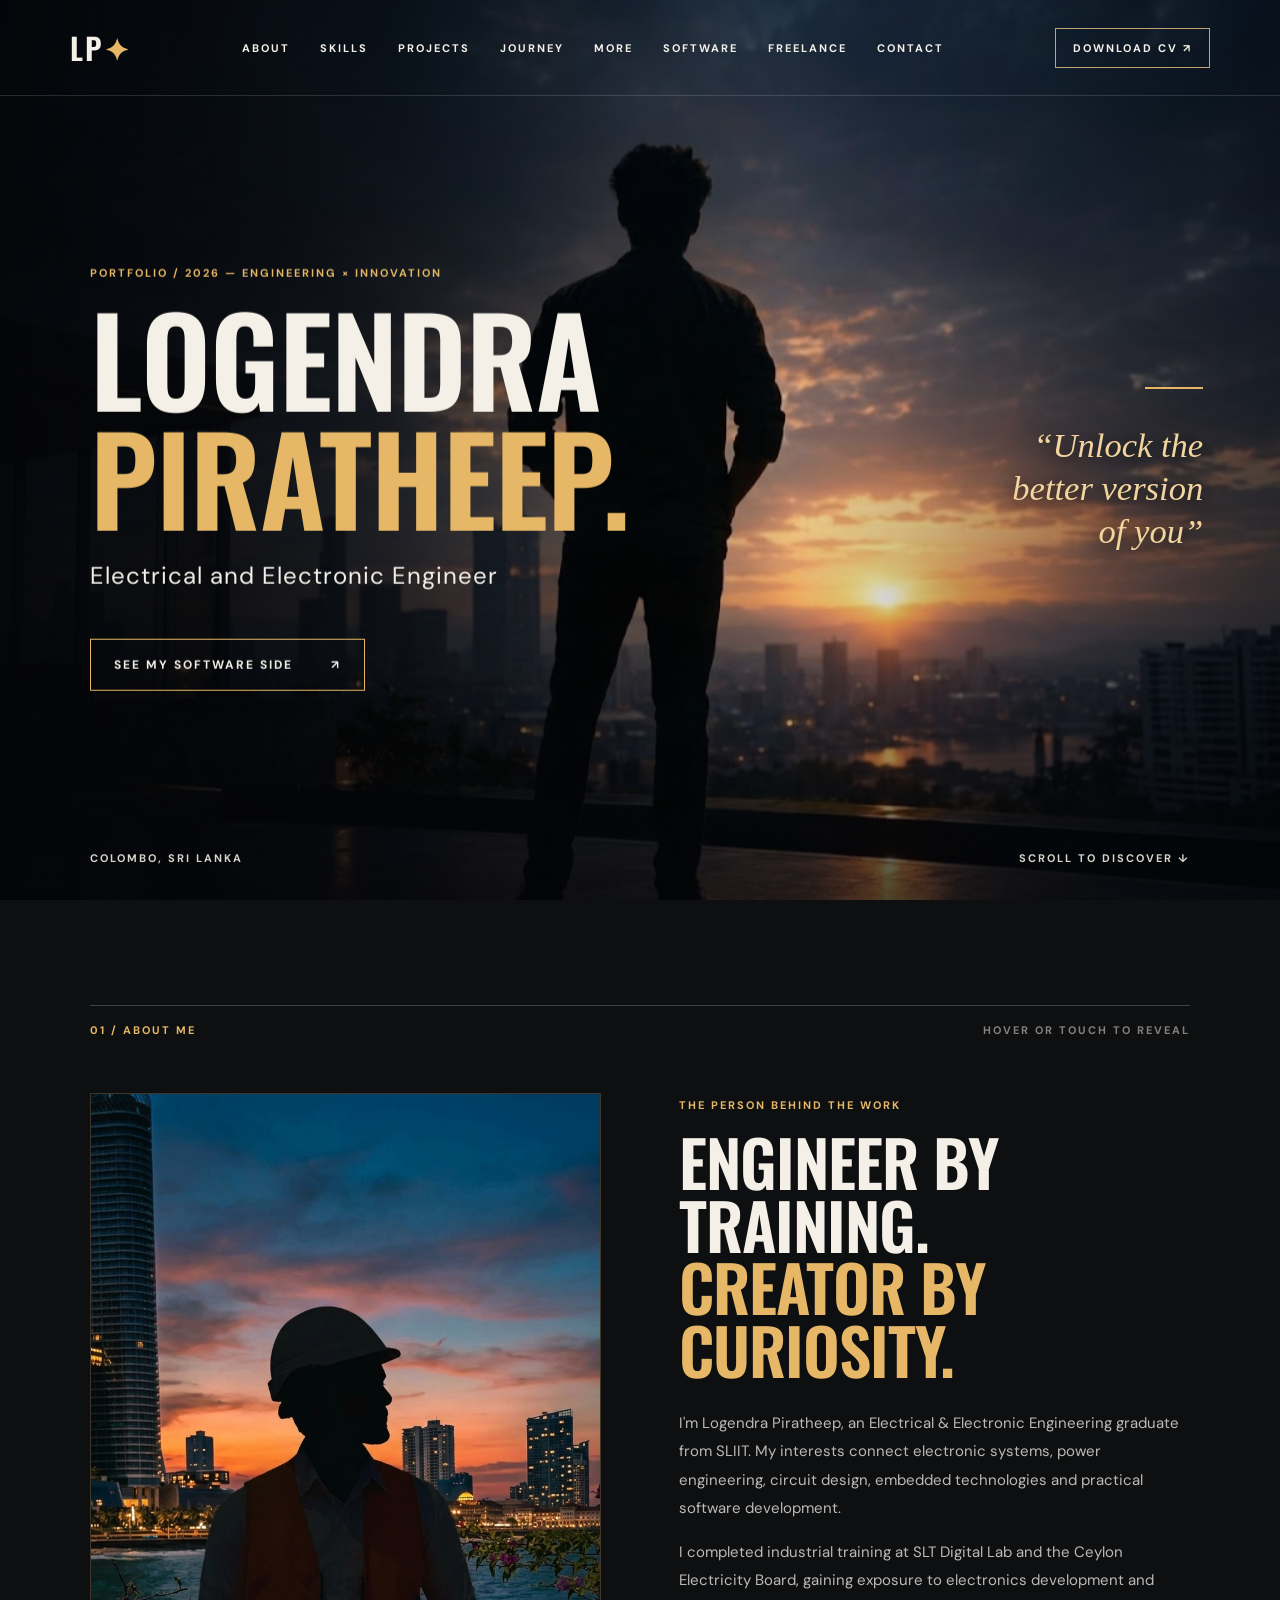
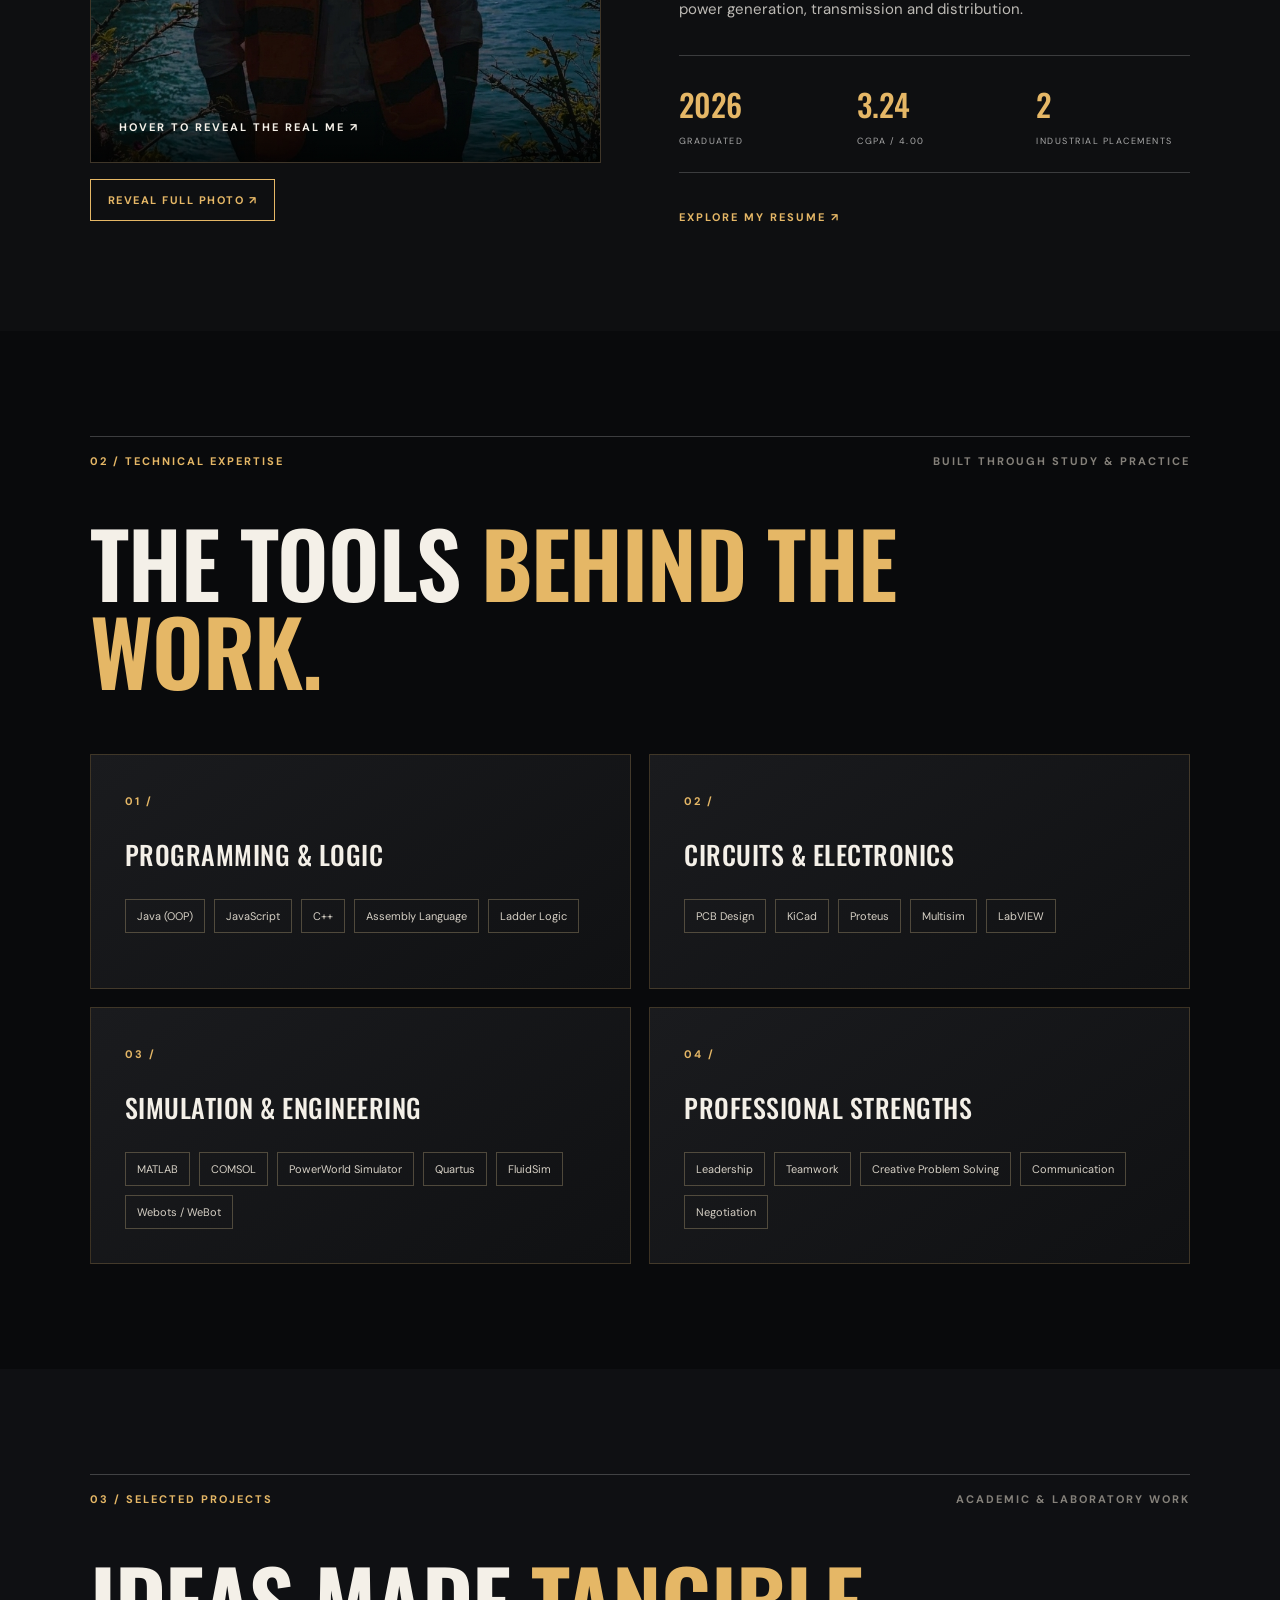
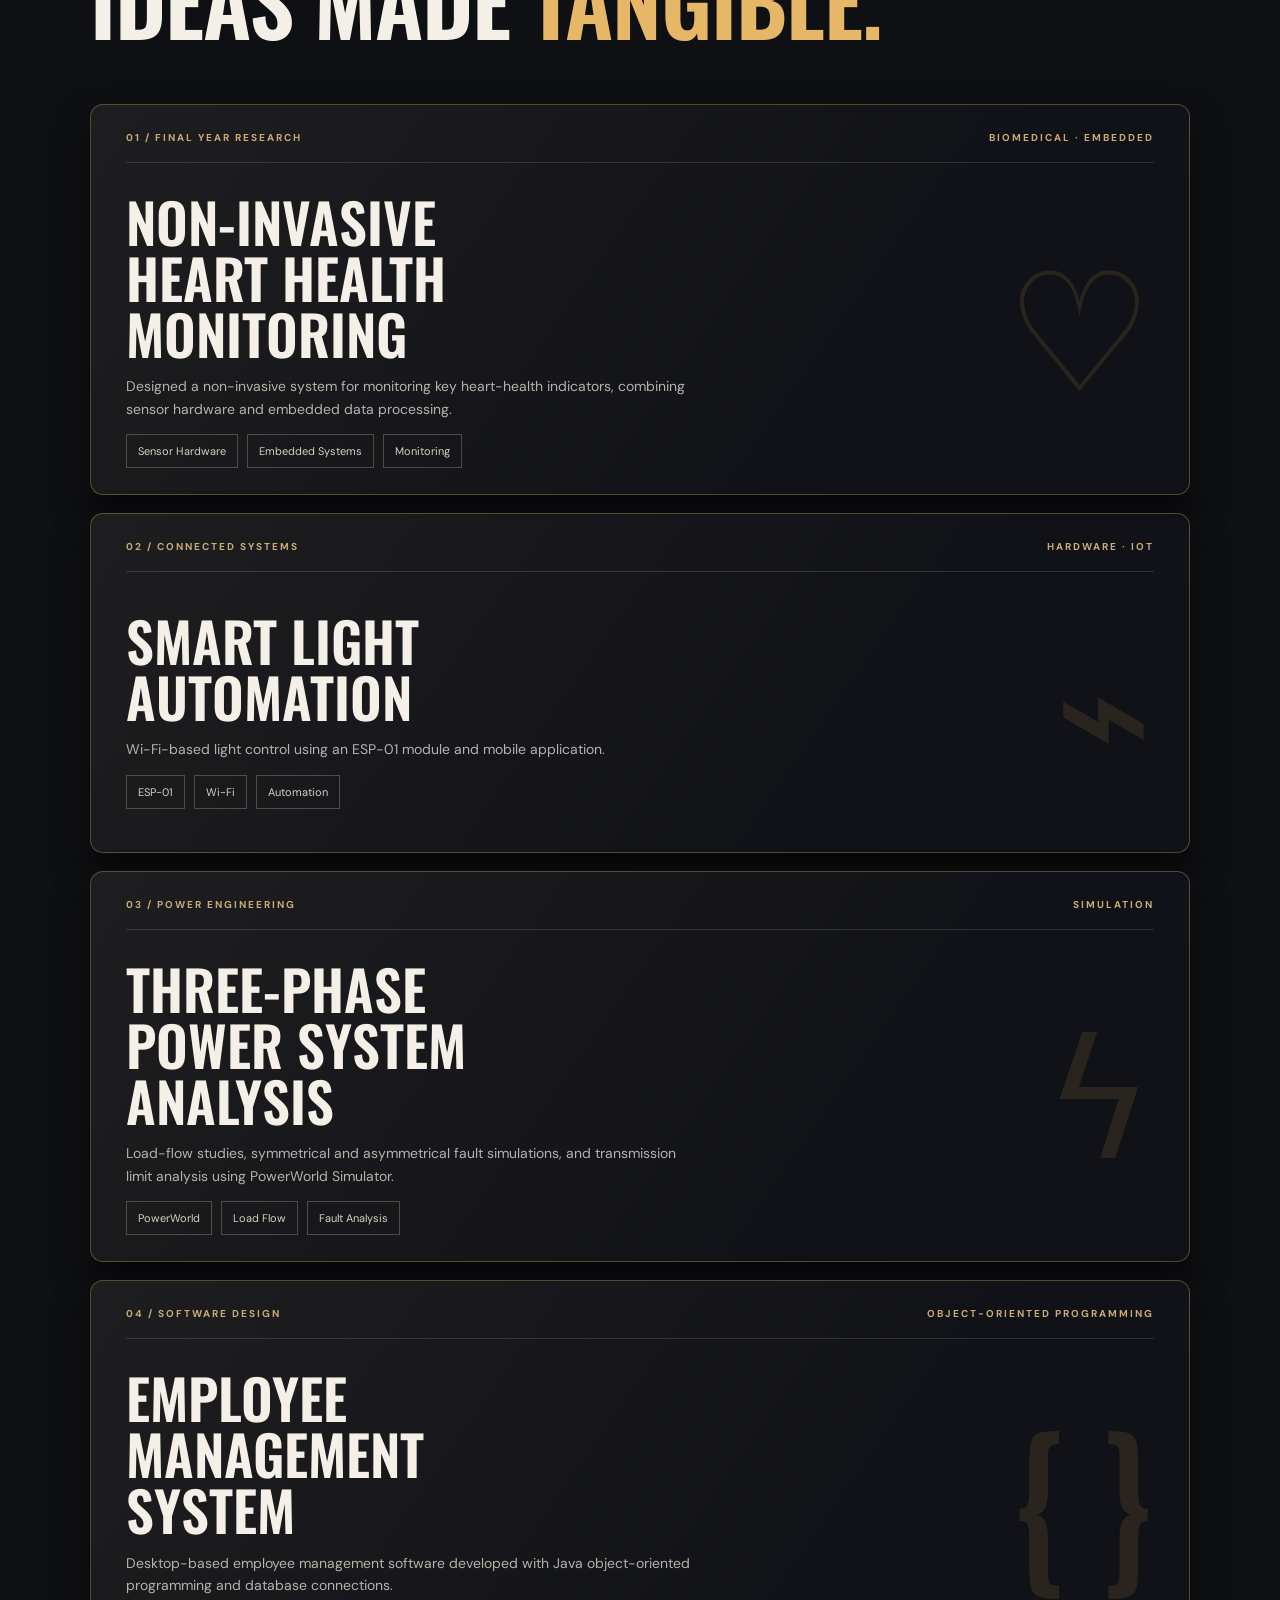
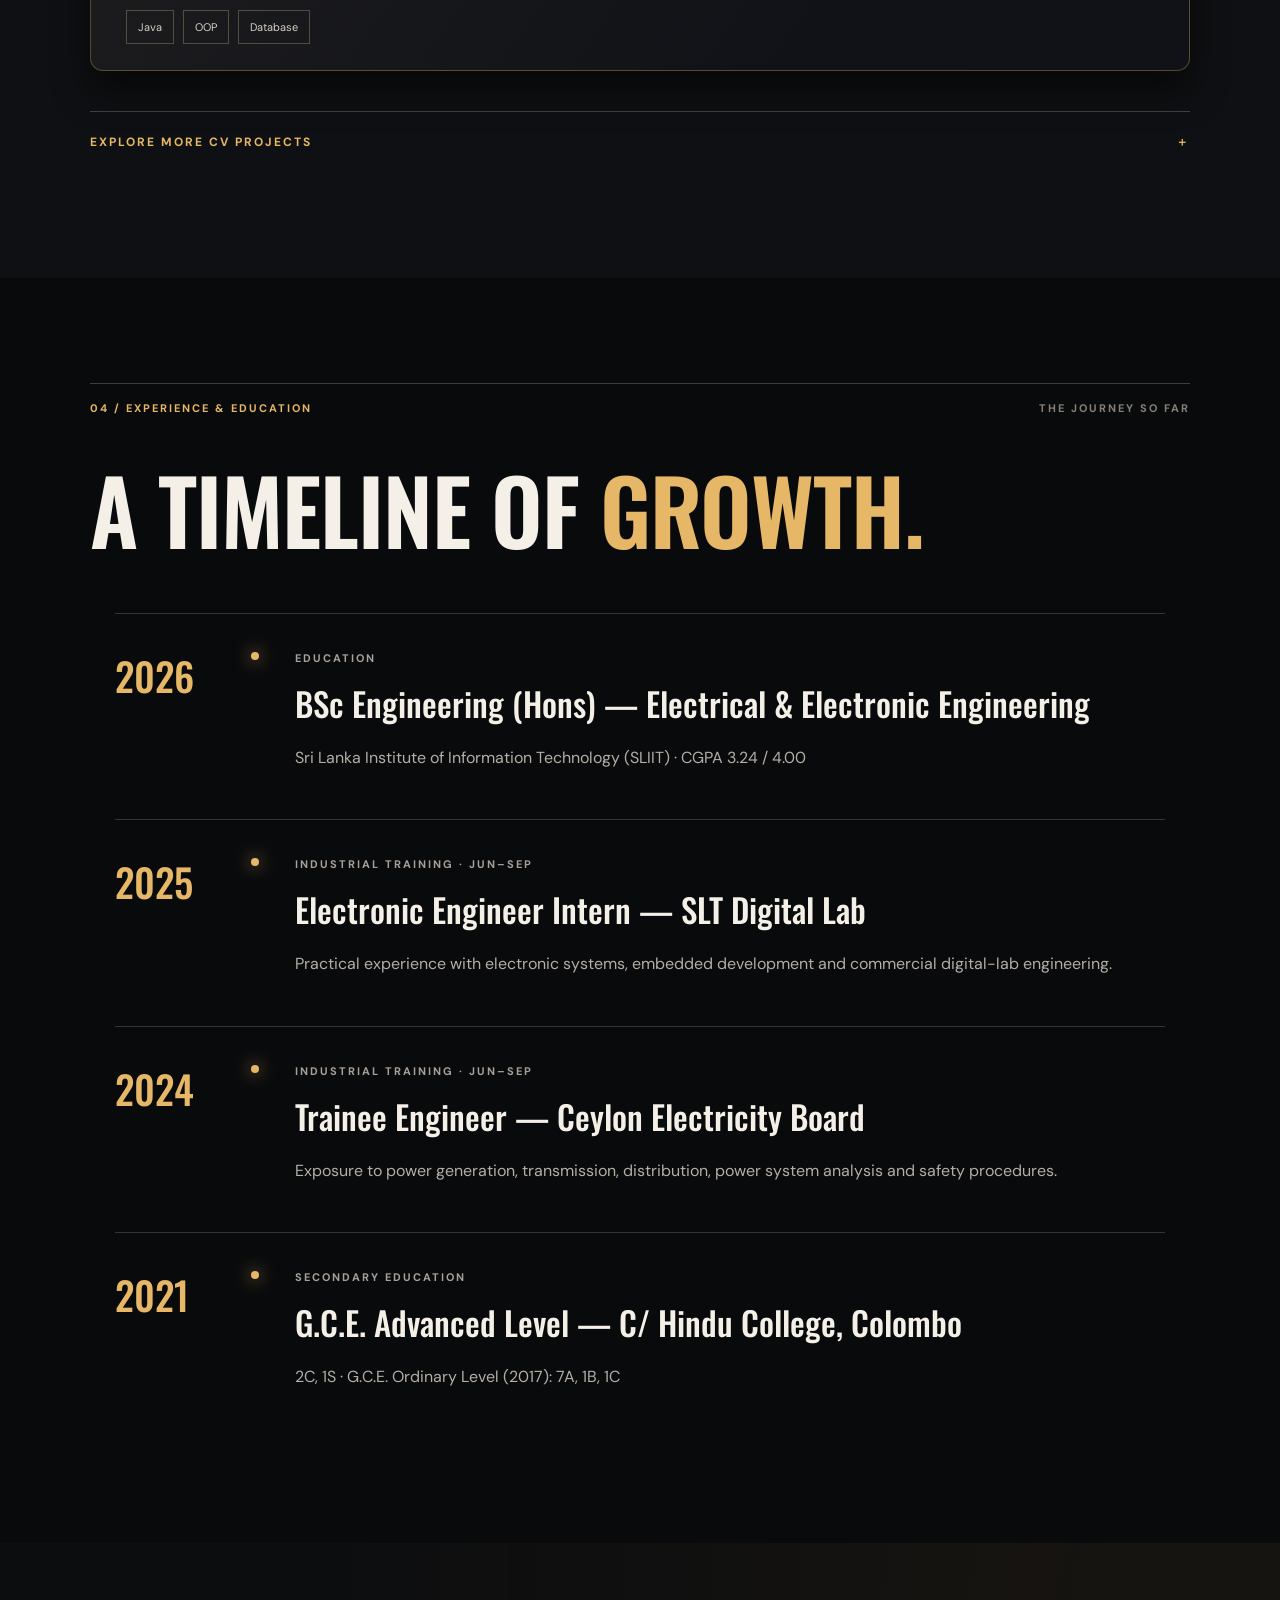
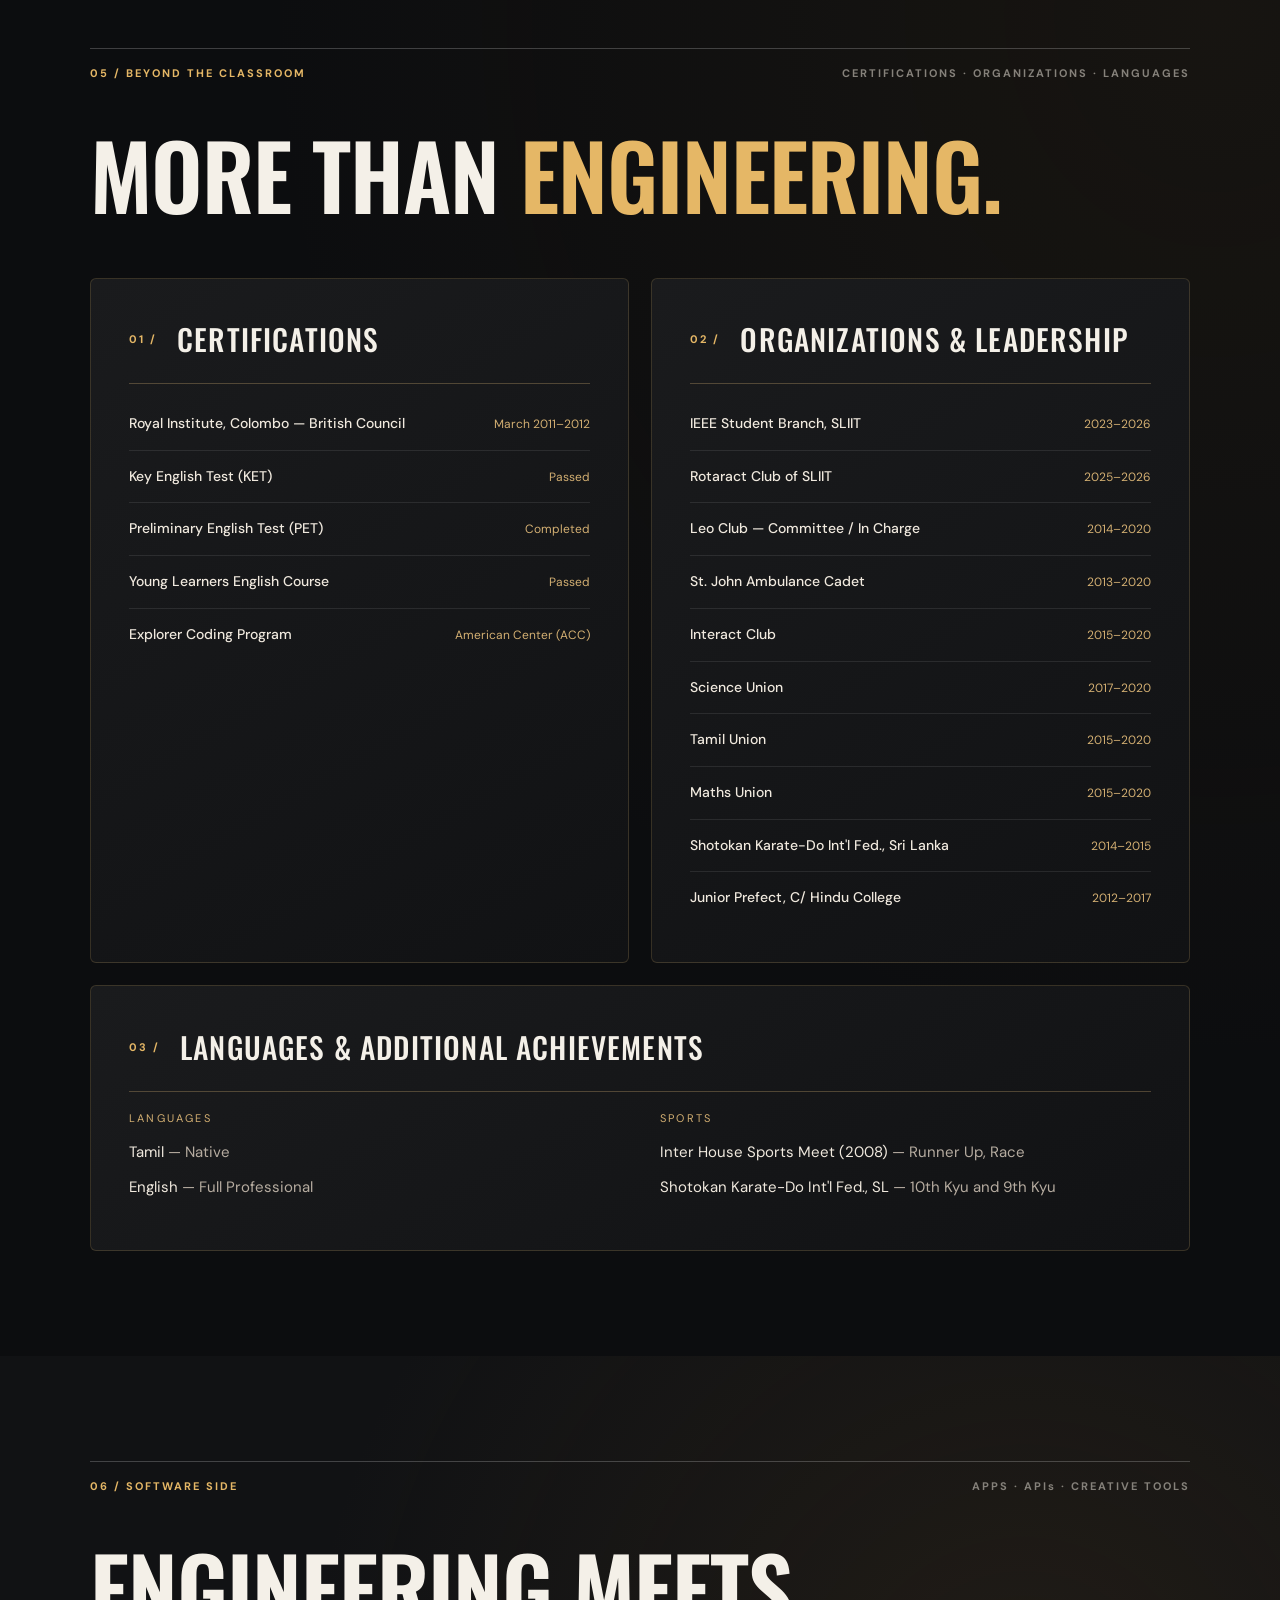
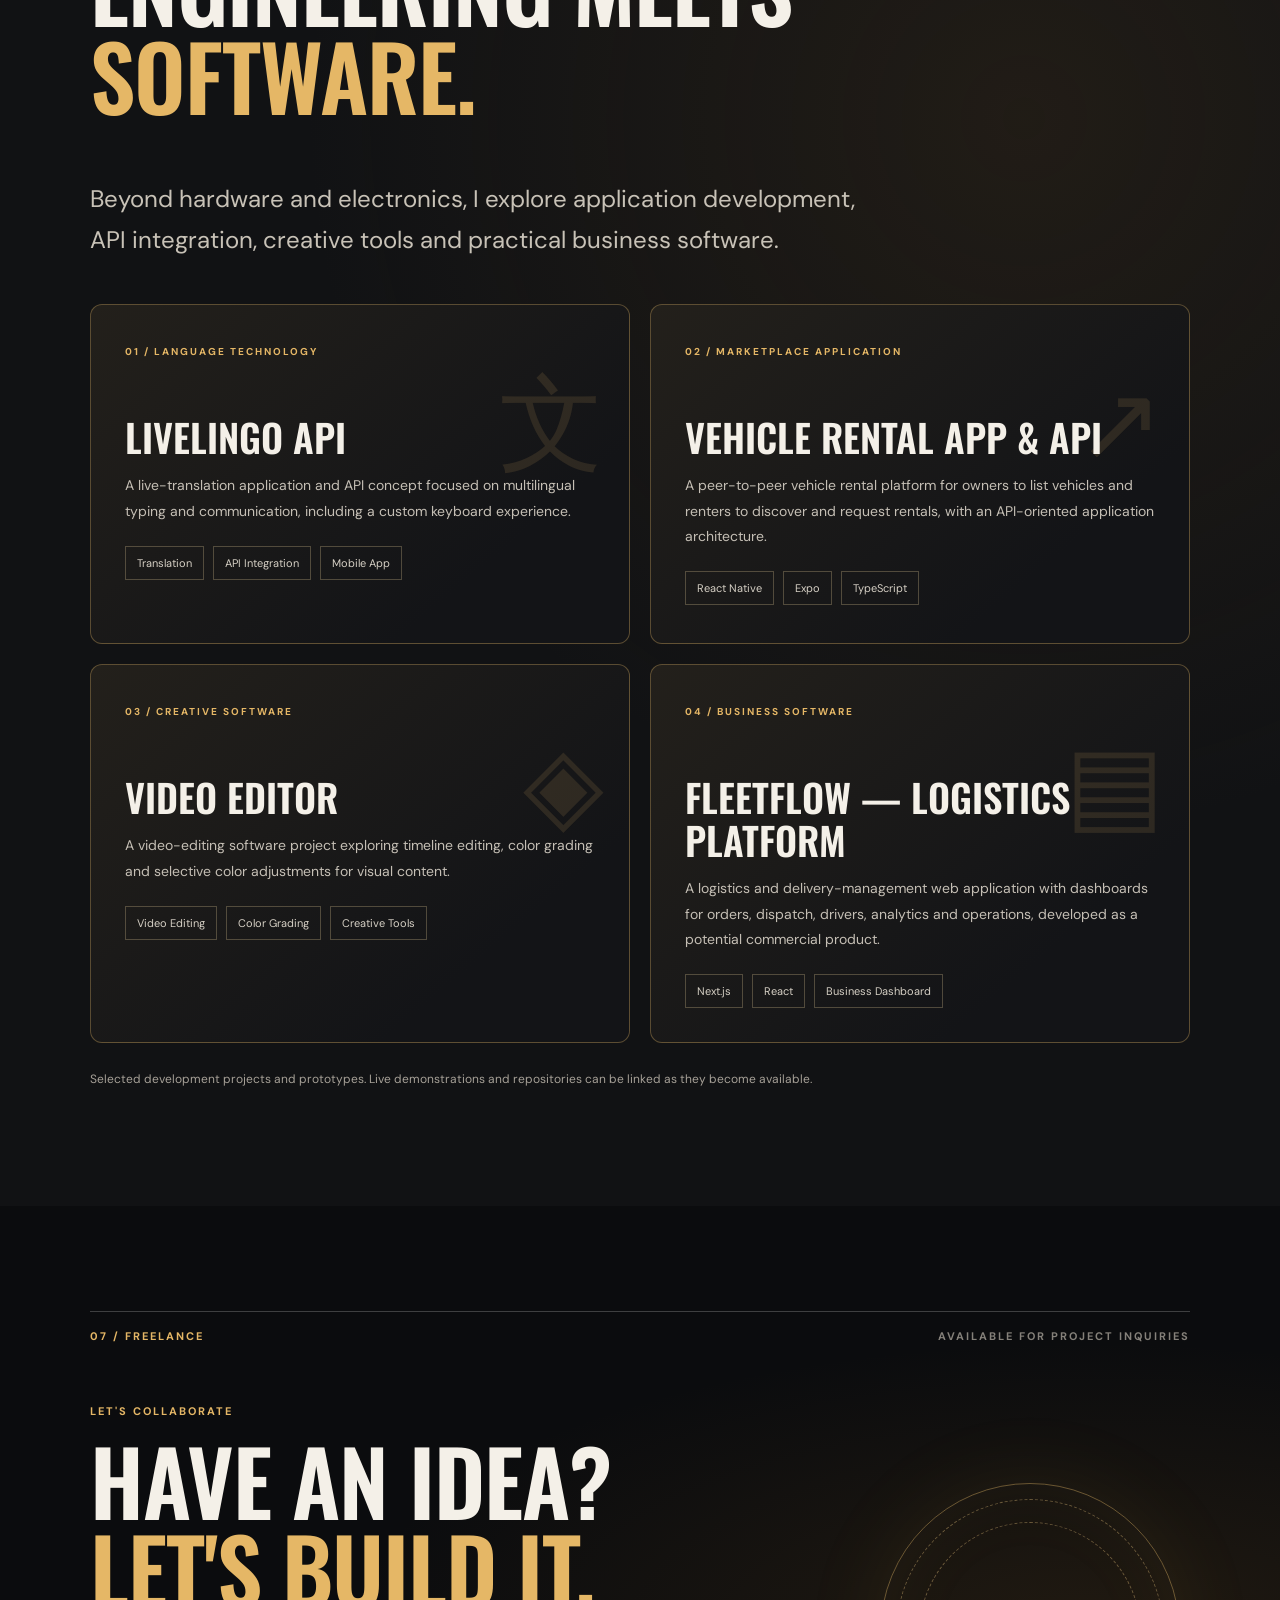
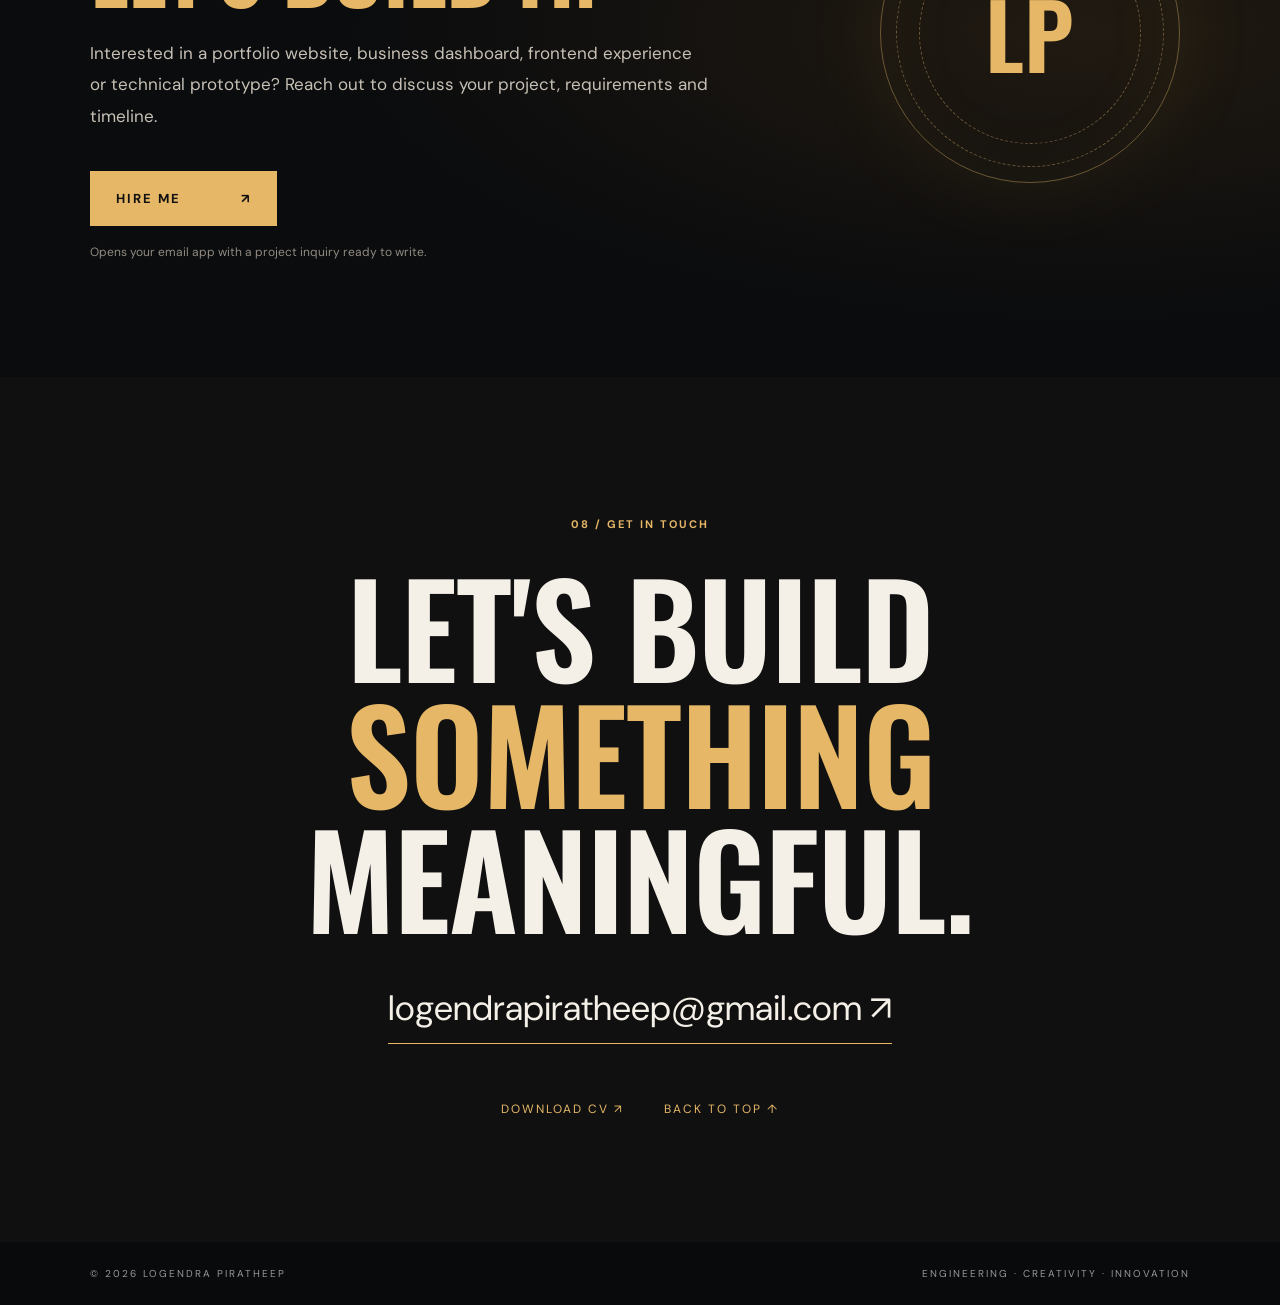
<file: index.html>
<!doctype html><html lang="en"><head><meta charset="UTF-8"><meta name="viewport" content="width=device-width, initial-scale=1"><meta name="theme-color" content="#090a0c"><meta name="description" content="Logendra Piratheep — Electrical & Electronic Engineer. Engineering, embedded systems and software portfolio."><title>Logendra Piratheep — Engineer & Developer</title><link rel="stylesheet" href="styles.css"></head><body>
<div class="progress" id="progress"></div><header class="topbar"><a href="#home" class="brand">LP<span>✦</span></a><nav aria-label="Main navigation"><a href="#about">ABOUT</a><a href="#skills">SKILLS</a><a href="#projects">PROJECTS</a><a href="#journey">JOURNEY</a><a href="#credentials">MORE</a><a href="#software">SOFTWARE</a><a href="#freelance">FREELANCE</a><a href="#contact">CONTACT</a></nav><a class="nav-cta" href="assets/Logendra_Piratheep_CV.pdf" download>DOWNLOAD CV ↗</a></header>
<main><section id="home" class="hero"><div class="hero-image"></div><div class="hero-vignette"></div><div class="hero-copy"><p class="eyebrow reveal">PORTFOLIO / 2026 — ENGINEERING × INNOVATION</p><h1 class="reveal">LOGENDRA<br><em>PIRATHEEP</em><span class="gold">.</span></h1><p class="profession reveal">Electrical and Electronic Engineer</p><a href="#software" class="outline-btn reveal">SEE MY SOFTWARE SIDE <span>↗</span></a></div><div class="hero-quote reveal"><span class="quote-line"></span><p>“Unlock the<br>better version<br>of you”</p></div><div class="hero-bottom"><span>COLOMBO, SRI LANKA</span><span>SCROLL TO DISCOVER ↓</span></div></section>
<section id="about" class="section about"><div class="section-top"><span class="kicker">01 / ABOUT ME</span><span class="tiny">HOVER OR TOUCH TO REVEAL</span></div><div class="about-grid"><div class="photo-column"><div class="photo-frame" id="photoFrame" tabindex="0" aria-label="Photo of Logendra Piratheep. Hover or touch to reveal original daylight image."><img class="photo-base" src="assets/about-silhouette.jpg" alt="Silhouette portrait of Logendra wearing an engineer's hard hat at sunset"><img class="photo-reveal" src="assets/about-original.jpeg" alt="Original daylight portrait of Logendra in a safety helmet and orange reflective vest"><div class="cursor-ring" aria-hidden="true"></div><span class="photo-caption"><span class="desktop-hint">HOVER TO REVEAL THE REAL ME ↗</span><span class="touch-hint">TOUCH & DRAG TO REVEAL ↗</span></span></div><div class="photo-actions"><button id="fullPhotoToggle" type="button" aria-pressed="false">REVEAL FULL PHOTO ↗</button></div></div><div class="about-text"><p class="eyebrow">THE PERSON BEHIND THE WORK</p><h2>ENGINEER BY<br>TRAINING.<br><em>CREATOR BY</em><br><em>CURIOSITY.</em></h2><p>I'm Logendra Piratheep, an Electrical & Electronic Engineering graduate from SLIIT. My interests connect electronic systems, power engineering, circuit design, embedded technologies and practical software development.</p><p>I completed industrial training at SLT Digital Lab and the Ceylon Electricity Board, gaining exposure to electronics development and power generation, transmission and distribution.</p><div class="about-stats"><div><strong>2026</strong><span>GRADUATED</span></div><div><strong>3.24</strong><span>CGPA / 4.00</span></div><div><strong>2</strong><span>INDUSTRIAL PLACEMENTS</span></div></div><a class="text-link" href="assets/Logendra_Piratheep_CV.pdf" download>EXPLORE MY RESUME ↗</a></div></div></section>
<section id="skills" class="section skills"><div class="section-top"><span class="kicker">02 / TECHNICAL EXPERTISE</span><span class="tiny">BUILT THROUGH STUDY & PRACTICE</span></div><h2 class="section-heading">THE TOOLS <em>BEHIND THE WORK.</em></h2><div class="skill-grid"><article class="skill-panel"><span class="panel-num">01 /</span><h3>PROGRAMMING & LOGIC</h3><div class="chips"><span>Java (OOP)</span><span>JavaScript</span><span>C++</span><span>Assembly Language</span><span>Ladder Logic</span></div></article><article class="skill-panel"><span class="panel-num">02 /</span><h3>CIRCUITS & ELECTRONICS</h3><div class="chips"><span>PCB Design</span><span>KiCad</span><span>Proteus</span><span>Multisim</span><span>LabVIEW</span></div></article><article class="skill-panel"><span class="panel-num">03 /</span><h3>SIMULATION & ENGINEERING</h3><div class="chips"><span>MATLAB</span><span>COMSOL</span><span>PowerWorld Simulator</span><span>Quartus</span><span>FluidSim</span><span>Webots / WeBot</span></div></article><article class="skill-panel"><span class="panel-num">04 /</span><h3>PROFESSIONAL STRENGTHS</h3><div class="chips"><span>Leadership</span><span>Teamwork</span><span>Creative Problem Solving</span><span>Communication</span><span>Negotiation</span></div></article></div></section>
<section id="projects" class="section projects"><div class="section-top"><span class="kicker">03 / SELECTED PROJECTS</span><span class="tiny">ACADEMIC & LABORATORY WORK</span></div><h2 class="section-heading">IDEAS MADE <em>TANGIBLE.</em></h2><div class="project-stack"><article class="project-card"><div class="project-meta"><span>01 / FINAL YEAR RESEARCH</span><span>BIOMEDICAL · EMBEDDED</span></div><div class="project-body"><div><h3>NON-INVASIVE<br>HEART HEALTH<br>MONITORING</h3><p>Designed a non-invasive system for monitoring key heart-health indicators, combining sensor hardware and embedded data processing.</p><div class="chips"><span>Sensor Hardware</span><span>Embedded Systems</span><span>Monitoring</span></div></div><div class="project-symbol">♡</div></div></article><article class="project-card"><div class="project-meta"><span>02 / CONNECTED SYSTEMS</span><span>HARDWARE · IOT</span></div><div class="project-body"><div><h3>SMART LIGHT<br>AUTOMATION</h3><p>Wi-Fi-based light control using an ESP-01 module and mobile application.</p><div class="chips"><span>ESP-01</span><span>Wi-Fi</span><span>Automation</span></div></div><div class="project-symbol">⌁</div></div></article><article class="project-card"><div class="project-meta"><span>03 / POWER ENGINEERING</span><span>SIMULATION</span></div><div class="project-body"><div><h3>THREE-PHASE<br>POWER SYSTEM<br>ANALYSIS</h3><p>Load-flow studies, symmetrical and asymmetrical fault simulations, and transmission limit analysis using PowerWorld Simulator.</p><div class="chips"><span>PowerWorld</span><span>Load Flow</span><span>Fault Analysis</span></div></div><div class="project-symbol">ϟ</div></div></article><article class="project-card"><div class="project-meta"><span>04 / SOFTWARE DESIGN</span><span>OBJECT-ORIENTED PROGRAMMING</span></div><div class="project-body"><div><h3>EMPLOYEE<br>MANAGEMENT<br>SYSTEM</h3><p>Desktop-based employee management software developed with Java object-oriented programming and database connections.</p><div class="chips"><span>Java</span><span>OOP</span><span>Database</span></div></div><div class="project-symbol">{ }</div></div></article></div><details class="more-projects"><summary>EXPLORE MORE CV PROJECTS <span>＋</span></summary><div class="more-grid"><article><h3>Obstacle Avoiding Car</h3><p>Arduino-based obstacle detection and motor control.</p></article><article><h3>BJT Audio Amplifier</h3><p>Multi-stage amplifier simulation and PCB schematic layout.</p></article><article><h3>2nd Order Active High-Pass Filter</h3><p>Physical circuit design, soldering and frequency response validation.</p></article><article><h3>Digital Logic System</h3><p>Combinational logic circuit simulation.</p></article><article><h3>Analog Comparator</h3><p>Threshold and reference voltage circuit simulation.</p></article><article><h3>Capacitance Multiplier</h3><p>Simulation and verification of a supply filtering circuit.</p></article><article><h3>12V DC Regulated Power Supply</h3><p>Built and tested transformer, rectifier and regulated output stages.</p></article><article><h3>Car Park Management System</h3><p>C++ object-oriented system using inheritance and polymorphism.</p></article></div></details></section>
<section id="journey" class="section journey"><div class="section-top"><span class="kicker">04 / EXPERIENCE & EDUCATION</span><span class="tiny">THE JOURNEY SO FAR</span></div><h2 class="section-heading">A TIMELINE OF <em>GROWTH.</em></h2><div class="timeline"><article><span class="year">2026</span><div><span class="timeline-type">EDUCATION</span><h3>BSc Engineering (Hons) — Electrical & Electronic Engineering</h3><p>Sri Lanka Institute of Information Technology (SLIIT) · CGPA 3.24 / 4.00</p></div></article><article><span class="year">2025</span><div><span class="timeline-type">INDUSTRIAL TRAINING · JUN–SEP</span><h3>Electronic Engineer Intern — SLT Digital Lab</h3><p>Practical experience with electronic systems, embedded development and commercial digital-lab engineering.</p></div></article><article><span class="year">2024</span><div><span class="timeline-type">INDUSTRIAL TRAINING · JUN–SEP</span><h3>Trainee Engineer — Ceylon Electricity Board</h3><p>Exposure to power generation, transmission, distribution, power system analysis and safety procedures.</p></div></article><article><span class="year">2021</span><div><span class="timeline-type">SECONDARY EDUCATION</span><h3>G.C.E. Advanced Level — C/ Hindu College, Colombo</h3><p>2C, 1S · G.C.E. Ordinary Level (2017): 7A, 1B, 1C</p></div></article></div></section>

<section id="credentials" class="section credentials"><div class="section-top"><span class="kicker">05 / BEYOND THE CLASSROOM</span><span class="tiny">CERTIFICATIONS · ORGANIZATIONS · LANGUAGES</span></div><h2 class="section-heading">MORE THAN <em>ENGINEERING.</em></h2><div class="credentials-grid">
<article class="credential-panel"><div class="credential-head"><span class="panel-num">01 /</span><h3>CERTIFICATIONS</h3></div><div class="credential-list">
<div><strong>Royal Institute, Colombo — British Council</strong><span>March 2011–2012</span></div>
<div><strong>Key English Test (KET)</strong><span>Passed</span></div>
<div><strong>Preliminary English Test (PET)</strong><span>Completed</span></div>
<div><strong>Young Learners English Course</strong><span>Passed</span></div>
<div><strong>Explorer Coding Program</strong><span>American Center (ACC)</span></div>
</div></article>
<article class="credential-panel"><div class="credential-head"><span class="panel-num">02 /</span><h3>ORGANIZATIONS & LEADERSHIP</h3></div><div class="credential-list">
<div><strong>IEEE Student Branch, SLIIT</strong><span>2023–2026</span></div>
<div><strong>Rotaract Club of SLIIT</strong><span>2025–2026</span></div>
<div><strong>Leo Club — Committee / In Charge</strong><span>2014–2020</span></div>
<div><strong>St. John Ambulance Cadet</strong><span>2013–2020</span></div>
<div><strong>Interact Club</strong><span>2015–2020</span></div>
<div><strong>Science Union</strong><span>2017–2020</span></div>
<div><strong>Tamil Union</strong><span>2015–2020</span></div>
<div><strong>Maths Union</strong><span>2015–2020</span></div>
<div><strong>Shotokan Karate-Do Int'l Fed., Sri Lanka</strong><span>2014–2015</span></div>
<div><strong>Junior Prefect, C/ Hindu College</strong><span>2012–2017</span></div>
</div></article>
<article class="credential-panel credential-wide"><div class="credential-head"><span class="panel-num">03 /</span><h3>LANGUAGES & ADDITIONAL ACHIEVEMENTS</h3></div><div class="credential-bottom"><div><span class="credential-label">LANGUAGES</span><p>Tamil <em>— Native</em></p><p>English <em>— Full Professional</em></p></div><div><span class="credential-label">SPORTS</span><p>Inter House Sports Meet (2008) <em>— Runner Up, Race</em></p><p>Shotokan Karate-Do Int'l Fed., SL <em>— 10th Kyu and 9th Kyu</em></p></div></div></article>
</div></section>
<section id="software" class="section software"><div class="section-top"><span class="kicker">06 / SOFTWARE SIDE</span><span class="tiny">APPS · APIs · CREATIVE TOOLS</span></div><h2 class="section-heading">ENGINEERING MEETS <em>SOFTWARE.</em></h2><p class="software-intro">Beyond hardware and electronics, I explore application development, API integration, creative tools and practical business software.</p><div class="software-grid">
<article class="software-card"><span class="software-index">01 / LANGUAGE TECHNOLOGY</span><div class="software-glyph" aria-hidden="true">文</div><h3>LIVELINGO API</h3><p>A live-translation application and API concept focused on multilingual typing and communication, including a custom keyboard experience.</p><div class="chips"><span>Translation</span><span>API Integration</span><span>Mobile App</span></div></article>
<article class="software-card"><span class="software-index">02 / MARKETPLACE APPLICATION</span><div class="software-glyph" aria-hidden="true">↗</div><h3>VEHICLE RENTAL APP & API</h3><p>A peer-to-peer vehicle rental platform for owners to list vehicles and renters to discover and request rentals, with an API-oriented application architecture.</p><div class="chips"><span>React Native</span><span>Expo</span><span>TypeScript</span></div></article>
<article class="software-card"><span class="software-index">03 / CREATIVE SOFTWARE</span><div class="software-glyph" aria-hidden="true">◈</div><h3>VIDEO EDITOR</h3><p>A video-editing software project exploring timeline editing, color grading and selective color adjustments for visual content.</p><div class="chips"><span>Video Editing</span><span>Color Grading</span><span>Creative Tools</span></div></article>
<article class="software-card"><span class="software-index">04 / BUSINESS SOFTWARE</span><div class="software-glyph" aria-hidden="true">▤</div><h3>FLEETFLOW — LOGISTICS PLATFORM</h3><p>A logistics and delivery-management web application with dashboards for orders, dispatch, drivers, analytics and operations, developed as a potential commercial product.</p><div class="chips"><span>Next.js</span><span>React</span><span>Business Dashboard</span></div></article>
</div><p class="software-footnote">Selected development projects and prototypes. Live demonstrations and repositories can be linked as they become available.</p></section>
<section id="freelance" class="section freelance"><div class="section-top"><span class="kicker">07 / FREELANCE</span><span class="tiny">AVAILABLE FOR PROJECT INQUIRIES</span></div><div class="freelance-layout"><div><p class="eyebrow">LET'S COLLABORATE</p><h2 class="section-heading">HAVE AN IDEA?<br><em>LET'S BUILD IT.</em></h2><p class="freelance-description">Interested in a portfolio website, business dashboard, frontend experience or technical prototype? Reach out to discuss your project, requirements and timeline.</p><a class="hire-btn" href="mailto:logendrapiratheep@gmail.com?subject=Freelance%20Project%20Inquiry&amp;body=Hello%20Piratheep%2C%0A%0AI%20would%20like%20to%20discuss%20a%20project%20with%20you.%0A%0AProject%20details%3A%0A">HIRE ME <span aria-hidden="true">↗</span></a><p class="hire-note">Opens your email app with a project inquiry ready to write.</p></div><div class="freelance-orbit" aria-hidden="true"><span>LP</span><i></i><i></i></div></div></section>
<section id="contact" class="section contact"><span class="kicker">08 / GET IN TOUCH</span><h2>LET'S BUILD<br><em>SOMETHING</em><br>MEANINGFUL.</h2><a class="contact-email" href="mailto:logendrapiratheep@gmail.com">logendrapiratheep@gmail.com ↗</a><div class="contact-links"><a href="assets/Logendra_Piratheep_CV.pdf" download>DOWNLOAD CV ↗</a><a href="#home">BACK TO TOP ↑</a></div></section></main><footer><span>© 2026 LOGENDRA PIRATHEEP</span><span>ENGINEERING · CREATIVITY · INNOVATION</span></footer><script src="script.js"></script></body></html>
</file>
<file: styles.css>
@import url('https://fonts.googleapis.com/css2?family=DM+Sans:wght@400;500;600;700&family=Oswald:wght@400;500;600;700&display=swap');:root{--bg:#090a0c;--panel:#121315;--gold:#e5b766;--text:#f4f0e8;--muted:#a8a5a0}*{box-sizing:border-box}html{scroll-behavior:smooth}body{margin:0;background:var(--bg);color:var(--text);font-family:'DM Sans',Arial,sans-serif}a{color:inherit;text-decoration:none}button{font:inherit}.progress{position:fixed;z-index:50;top:0;left:0;width:0;height:2px;background:var(--gold)}.topbar{position:absolute;z-index:10;top:0;left:0;width:100%;padding:25px 5.5%;display:flex;align-items:center;justify-content:space-between;border-bottom:1px solid #ffffff24}.brand{font:600 30px Oswald,sans-serif;letter-spacing:2px}.brand span{color:var(--gold)}nav{display:flex;gap:30px}nav a,.nav-cta,.hero-bottom,.eyebrow,.kicker,.tiny,.panel-num,.project-meta,.timeline-type,.text-link,.photo-caption{font-size:11px;font-weight:700;letter-spacing:2px}nav a:hover,.nav-cta:hover,.text-link:hover{color:var(--gold)}.nav-cta{border:1px solid #bfa276;padding:12px 17px}.hero{min-height:780px;height:100svh;position:relative;overflow:hidden;background:#080b0e}.hero-image{position:absolute;inset:0;background:url('assets/hero.jpg') center 48%/cover no-repeat;animation:camera 9s ease-out both}.hero-vignette{position:absolute;inset:0;background:linear-gradient(90deg,rgba(4,5,8,.89) 0%,rgba(4,5,8,.65) 30%,rgba(4,5,8,.06) 62%,rgba(4,5,8,.5) 100%),linear-gradient(0deg,rgba(4,5,8,.65),transparent 28%)}@keyframes camera{from{transform:scale(1.13);filter:brightness(.35)}to{transform:scale(1);filter:brightness(1)}}.hero-copy{position:absolute;left:7%;top:38%;transform:translateY(-20%);z-index:2}.eyebrow,.kicker{color:var(--gold)}.hero h1,.about h2,.section-heading,.contact h2{font-family:Oswald,Impact,sans-serif;font-weight:600;letter-spacing:-1px;line-height:.98}.hero h1{font-size:clamp(68px,9.5vw,165px);margin:18px 0}.hero h1 em,.section-heading em,.about h2 em,.contact h2 em{font-style:normal;color:var(--gold)}.gold{color:var(--gold)}.profession{font-size:clamp(17px,2vw,24px);letter-spacing:1px}.outline-btn{display:inline-flex;gap:38px;align-items:center;border:1px solid var(--gold);padding:17px 23px;margin-top:24px;font-size:12px;font-weight:700;letter-spacing:2px;transition:.3s}.outline-btn:hover{background:var(--gold);color:#080808}.hero-quote{position:absolute;right:6%;top:43%;z-index:3;text-align:right}.hero-quote p{font:italic 500 clamp(22px,2.7vw,43px)/1.25 Georgia,serif;color:#f2d49e;text-shadow:0 2px 20px #000}.quote-line{display:block;width:58px;height:2px;background:var(--gold);margin-left:auto}.hero-bottom{position:absolute;bottom:35px;left:7%;right:7%;display:flex;justify-content:space-between;color:#d9d4c9}.reveal{animation:reveal .9s both}.hero-copy .reveal:nth-child(1){animation-delay:1s}.hero-copy .reveal:nth-child(2){animation-delay:1.4s}.hero-copy .reveal:nth-child(3){animation-delay:1.8s}.hero-copy .reveal:nth-child(4){animation-delay:2.1s}.hero-quote.reveal{animation-delay:2.5s}@keyframes reveal{from{opacity:0;transform:translateY(26px);filter:blur(8px)}to{opacity:1;transform:translateY(0);filter:blur(0)}}.section{padding:105px 7%;scroll-margin-top:0}.section-top{display:flex;justify-content:space-between;gap:20px;border-top:1px solid #ffffff35;padding-top:17px;margin-bottom:50px}.tiny{color:#85817a}.section-heading{font-size:clamp(44px,7vw,98px);margin:0 0 60px;max-width:1000px}.about{background:#0e0f11}.about-grid{display:grid;grid-template-columns:1fr 1fr;gap:7%;align-items:center}.photo-frame{height:min(66vw,670px);min-height:470px;max-height:690px;position:relative;overflow:hidden;cursor:crosshair;background:#12161b;border:1px solid #99774755;--mx:50%;--my:50%}.photo-frame img{position:absolute;inset:0;width:100%;height:100%;object-fit:cover;object-position:center}.photo-reveal{mask-image:radial-gradient(circle 155px at var(--mx) var(--my),black 0%,black 40%,transparent 100%);-webkit-mask-image:radial-gradient(circle 155px at var(--mx) var(--my),black 0%,black 40%,transparent 100%);opacity:0;transition:opacity .4s ease}.photo-frame.active .photo-reveal,.photo-frame:focus .photo-reveal{opacity:1}.cursor-ring{position:absolute;width:290px;height:290px;border:1px solid #f4d39b77;border-radius:50%;left:var(--mx);top:var(--my);transform:translate(-50%,-50%);pointer-events:none;opacity:0;transition:opacity .3s}.photo-frame.active .cursor-ring{opacity:.65}.photo-caption{position:absolute;bottom:0;left:0;right:0;padding:28px;background:linear-gradient(transparent,#000a);pointer-events:none}.about h2{font-size:clamp(42px,5vw,76px);margin:18px 0 28px}.about-text>p:not(.eyebrow){color:#bdbab5;line-height:1.9;font-size:15px}.about-stats{display:flex;gap:25px;border-top:1px solid #ffffff30;border-bottom:1px solid #ffffff30;padding:25px 0;margin:32px 0}.about-stats div{flex:1}.about-stats strong{display:block;color:var(--gold);font:500 31px Oswald}.about-stats span{display:block;color:#aaa;font-size:9px;letter-spacing:1.5px;margin-top:8px}.text-link{color:var(--gold)}.skills{background:#090a0c}.skill-grid{display:grid;grid-template-columns:repeat(2,minmax(0,1fr));gap:18px}.skill-panel{background:linear-gradient(145deg,#1a1b1e,#101113);border:1px solid #d5aa5e38;padding:34px;min-height:235px;transition:transform .35s,border-color .35s}.skill-panel:hover{transform:translateY(-6px);border-color:var(--gold)}.panel-num{color:var(--gold)}.skill-panel h3{font:500 26px Oswald;letter-spacing:.5px;margin:25px 0}.chips{display:flex;gap:9px;flex-wrap:wrap}.chips span{border:1px solid #b7a27b5e;padding:9px 11px;font-size:11px;color:#d6d0c5}.projects{background:#0f1013}.project-stack{display:flex;flex-direction:column;gap:18px}.project-card{border:1px solid #b9985666;border-radius:13px;background:linear-gradient(125deg,#1e1e20,#111217 70%);padding:26px 35px;min-height:340px;position:sticky;top:18px;box-shadow:0 20px 35px #0008}.project-card:nth-child(2){top:35px}.project-card:nth-child(3){top:52px}.project-card:nth-child(4){top:69px}.project-meta{display:flex;justify-content:space-between;color:#c9ac76;font-size:10px;border-bottom:1px solid #ffffff20;padding-bottom:18px}.project-body{display:flex;justify-content:space-between;gap:20px;align-items:center}.project-body h3{font:600 clamp(35px,4.3vw,64px)/1.02 Oswald;margin:30px 0 14px}.project-body p{max-width:570px;color:#b6b2ab;line-height:1.6;font-size:14px}.project-symbol{font:400 clamp(75px,13vw,180px) Oswald;color:#c89b4a22;white-space:nowrap}.more-projects{margin-top:40px;border-top:1px solid #ffffff35}.more-projects summary{cursor:pointer;display:flex;justify-content:space-between;padding:22px 0;font-size:12px;font-weight:700;letter-spacing:2px;color:var(--gold)}.more-grid{display:grid;grid-template-columns:repeat(2,1fr);gap:14px}.more-grid article{padding:22px;background:#18191b}.more-grid h3{font:500 23px Oswald;margin:0 0 10px}.more-grid p{font-size:13px;color:#bbb;line-height:1.6}.journey{background:#090a0c}.timeline{max-width:1050px;margin:auto}.timeline article{display:grid;grid-template-columns:150px 1fr;gap:30px;border-top:1px solid #ffffff2d;padding:32px 0;position:relative}.timeline article:before{content:'';position:absolute;left:136px;top:38px;width:8px;height:8px;border-radius:50%;background:var(--gold);box-shadow:0 0 17px var(--gold)}.year{font:500 39px Oswald;color:var(--gold)}.timeline-type{color:#a8a19a}.timeline h3{font:500 clamp(22px,2.7vw,33px) Oswald;margin:12px 0}.timeline p{color:#b3aea6;line-height:1.7}.software{background:radial-gradient(circle at 80% 25%,#40301a55,transparent 48%),#111214}.software-intro{font-size:clamp(17px,2vw,24px);line-height:1.7;max-width:800px;color:#c8c2b7}.contact{background:#101011;text-align:center;padding-top:135px;padding-bottom:125px}.contact h2{font-size:clamp(60px,10vw,150px);margin:30px 0 45px}.contact-email{font-size:clamp(17px,2.8vw,35px);border-bottom:1px solid var(--gold);padding-bottom:12px}.contact-links{display:flex;justify-content:center;gap:40px;margin-top:70px;font-size:12px;letter-spacing:2px;color:var(--gold)}footer{display:flex;justify-content:space-between;padding:25px 7%;color:#999;font-size:10px;letter-spacing:2px}@media(max-width:900px){nav{gap:12px}nav a{font-size:10px}.nav-cta{display:none}.hero-quote{top:auto;bottom:105px;right:7%}.hero-quote p{font-size:24px}.about-grid{grid-template-columns:1fr}.photo-frame{height:610px;max-height:70vh}.about-text{padding-top:20px}}@media(max-width:600px){.topbar{padding:18px 6%}nav{gap:11px;overflow:auto;max-width:80%}nav a{font-size:9px;letter-spacing:0}.hero{height:100svh;min-height:650px}.hero-image{background-position:53% center}.hero-copy{left:6%;top:30%;transform:none}.hero h1{font-size:clamp(52px,12vw,82px)}.profession{font-size:15px}.hero-quote{bottom:90px}.hero-quote p{font-size:21px}.hero-bottom{font-size:8px}.section{padding:75px 6%}.section-top{margin-bottom:35px}.tiny{font-size:9px;text-align:right}.photo-frame{min-height:380px;height:470px}.skill-grid,.more-grid{grid-template-columns:1fr}.skill-panel{min-height:180px}.project-card{padding:22px;min-height:390px}.project-meta{gap:12px;font-size:8px}.project-body h3{font-size:36px}.project-symbol{font-size:65px}.timeline article{grid-template-columns:85px 1fr;gap:15px}.timeline article:before{left:77px}.year{font-size:29px}footer{gap:12px;flex-direction:column;text-align:center}}@media(prefers-reduced-motion:reduce){*,*:before,*:after{animation-duration:.01ms!important;scroll-behavior:auto!important;transition-duration:.01ms!important}}

/* Credentials — CV details */
.credentials{background:radial-gradient(ellipse at 95% 5%,#57401b26,transparent 55%),#0c0d0f}.credentials-grid{display:grid;grid-template-columns:1fr 1fr;gap:22px}.credential-panel{background:linear-gradient(150deg,#1a1b1d,#111214);border:1px solid #b99a5c38;border-radius:6px;padding:clamp(23px,3vw,42px);transition:transform .35s,border-color .35s}.credential-panel:hover{transform:translateY(-5px);border-color:#c7a56c}.credential-head{display:flex;align-items:center;gap:20px;border-bottom:1px solid #c7a56c55;padding-bottom:22px;margin-bottom:14px}.credential-head h3{font:500 clamp(22px,2.3vw,35px) Oswald,sans-serif;letter-spacing:.04em;margin:0}.credential-list>div{display:flex;justify-content:space-between;gap:24px;align-items:baseline;padding:15px 0;border-bottom:1px solid #ffffff17}.credential-list>div:last-child{border-bottom:0}.credential-list strong{font-size:14px;line-height:1.55;font-weight:500;color:#f0e9de}.credential-list span{color:#d3af72;font-size:12px;white-space:nowrap;text-align:right}.credential-wide{grid-column:1/-1}.credential-bottom{display:grid;grid-template-columns:1fr 1fr;gap:40px}.credential-label{font-size:11px;letter-spacing:.2em;color:#d3af72}.credential-bottom p{font-size:15px;color:#f0e9de}.credential-bottom em{font-style:normal;color:#b6aca0}@media(max-width:850px){.credentials-grid{grid-template-columns:1fr}.credential-wide{grid-column:auto}}@media(max-width:500px){.credential-list>div{display:block}.credential-list span{display:block;text-align:left;margin-top:4px}.credential-bottom{grid-template-columns:1fr;gap:16px}}

/* V5: mobile touch-reveal and accessible full-photo option */
.photo-column{min-width:0}
.photo-frame{touch-action:pan-y;overscroll-behavior:contain}
.photo-frame.full-reveal .photo-reveal{opacity:1!important;-webkit-mask-image:none!important;mask-image:none!important}
.photo-frame.full-reveal .cursor-ring{display:none}
.photo-actions{display:flex;justify-content:flex-start;margin-top:16px}
.photo-actions button{background:transparent;border:1px solid var(--gold);color:var(--gold);padding:13px 17px;font-size:11px;font-weight:700;letter-spacing:1.5px;cursor:pointer}
.photo-actions button:hover,.photo-actions button:focus-visible{background:var(--gold);color:#0b0b0c}
.touch-hint{display:none}
@media (pointer:coarse){
 .photo-frame{touch-action:none;cursor:default}
 .desktop-hint{display:none}.touch-hint{display:inline}
 .photo-frame .photo-reveal{transition:opacity .28s ease}
}
@media (max-width:900px){.photo-column{width:100%}}

/* V6 — Software projects and freelance */
.software-grid{display:grid;grid-template-columns:repeat(2,minmax(0,1fr));gap:20px;margin-top:44px}
.software-card{position:relative;overflow:hidden;min-height:340px;padding:34px;background:linear-gradient(140deg,#23201b,#131417 75%);border:1px solid #c49d5b66;border-radius:12px;transition:transform .35s ease,border-color .35s ease,box-shadow .35s ease}
.software-card:hover{transform:translateY(-7px);border-color:#e5b766;box-shadow:0 22px 50px #0008}
.software-index{color:var(--gold);font-size:10px;font-weight:700;letter-spacing:2px}
.software-card h3{position:relative;font:600 clamp(27px,3vw,43px)/1.12 Oswald,sans-serif;max-width:430px;margin:55px 0 15px}
.software-card p{position:relative;color:#c5bfb5;font-size:14px;line-height:1.8;max-width:540px}
.software-card .chips{position:relative;margin-top:22px}
.software-glyph{position:absolute;right:25px;top:30px;font:500 105px Oswald,sans-serif;color:#e5b76620;pointer-events:none}
.software-footnote{color:#a6a097;font-size:12px;line-height:1.7;margin-top:26px}
.freelance{background:radial-gradient(ellipse at 85% 55%,#76501d33,transparent 48%),#0b0c0e}
.freelance-layout{display:grid;grid-template-columns:1.4fr .6fr;gap:30px;align-items:center}
.freelance .section-heading{margin:18px 0 26px}
.freelance-description{max-width:620px;color:#c7c0b5;line-height:1.85;font-size:17px}
.hire-btn{display:inline-flex;align-items:center;justify-content:space-between;gap:60px;background:var(--gold);color:#111;padding:19px 26px;font-size:13px;font-weight:700;letter-spacing:2px;margin-top:22px;transition:transform .25s,background .25s}
.hire-btn:hover{transform:translateY(-4px);background:#f6d69c}
.hire-note{color:#918b82;font-size:12px;margin-top:18px}
.freelance-orbit{width:min(100%,300px);aspect-ratio:1;position:relative;border:1px solid #cba65c77;border-radius:50%;display:grid;place-items:center;margin:auto;box-shadow:0 0 90px #dba84913,inset 0 0 80px #dba8490d}
.freelance-orbit span{font:600 90px Oswald,sans-serif;color:var(--gold)}
.freelance-orbit i{position:absolute;inset:15px;border:1px dashed #b89c6480;border-radius:50%;animation:orbit 25s linear infinite}
.freelance-orbit i:last-child{inset:38px;animation-direction:reverse}
@keyframes orbit{to{transform:rotate(360deg)}}
@media(max-width:900px){.software-grid,.freelance-layout{grid-template-columns:1fr}.freelance-orbit{display:none}}
@media(max-width:600px){.software-card{padding:25px;min-height:320px}.software-card h3{margin-top:45px}.software-glyph{font-size:75px}.hire-btn{gap:25px}}
</file>
